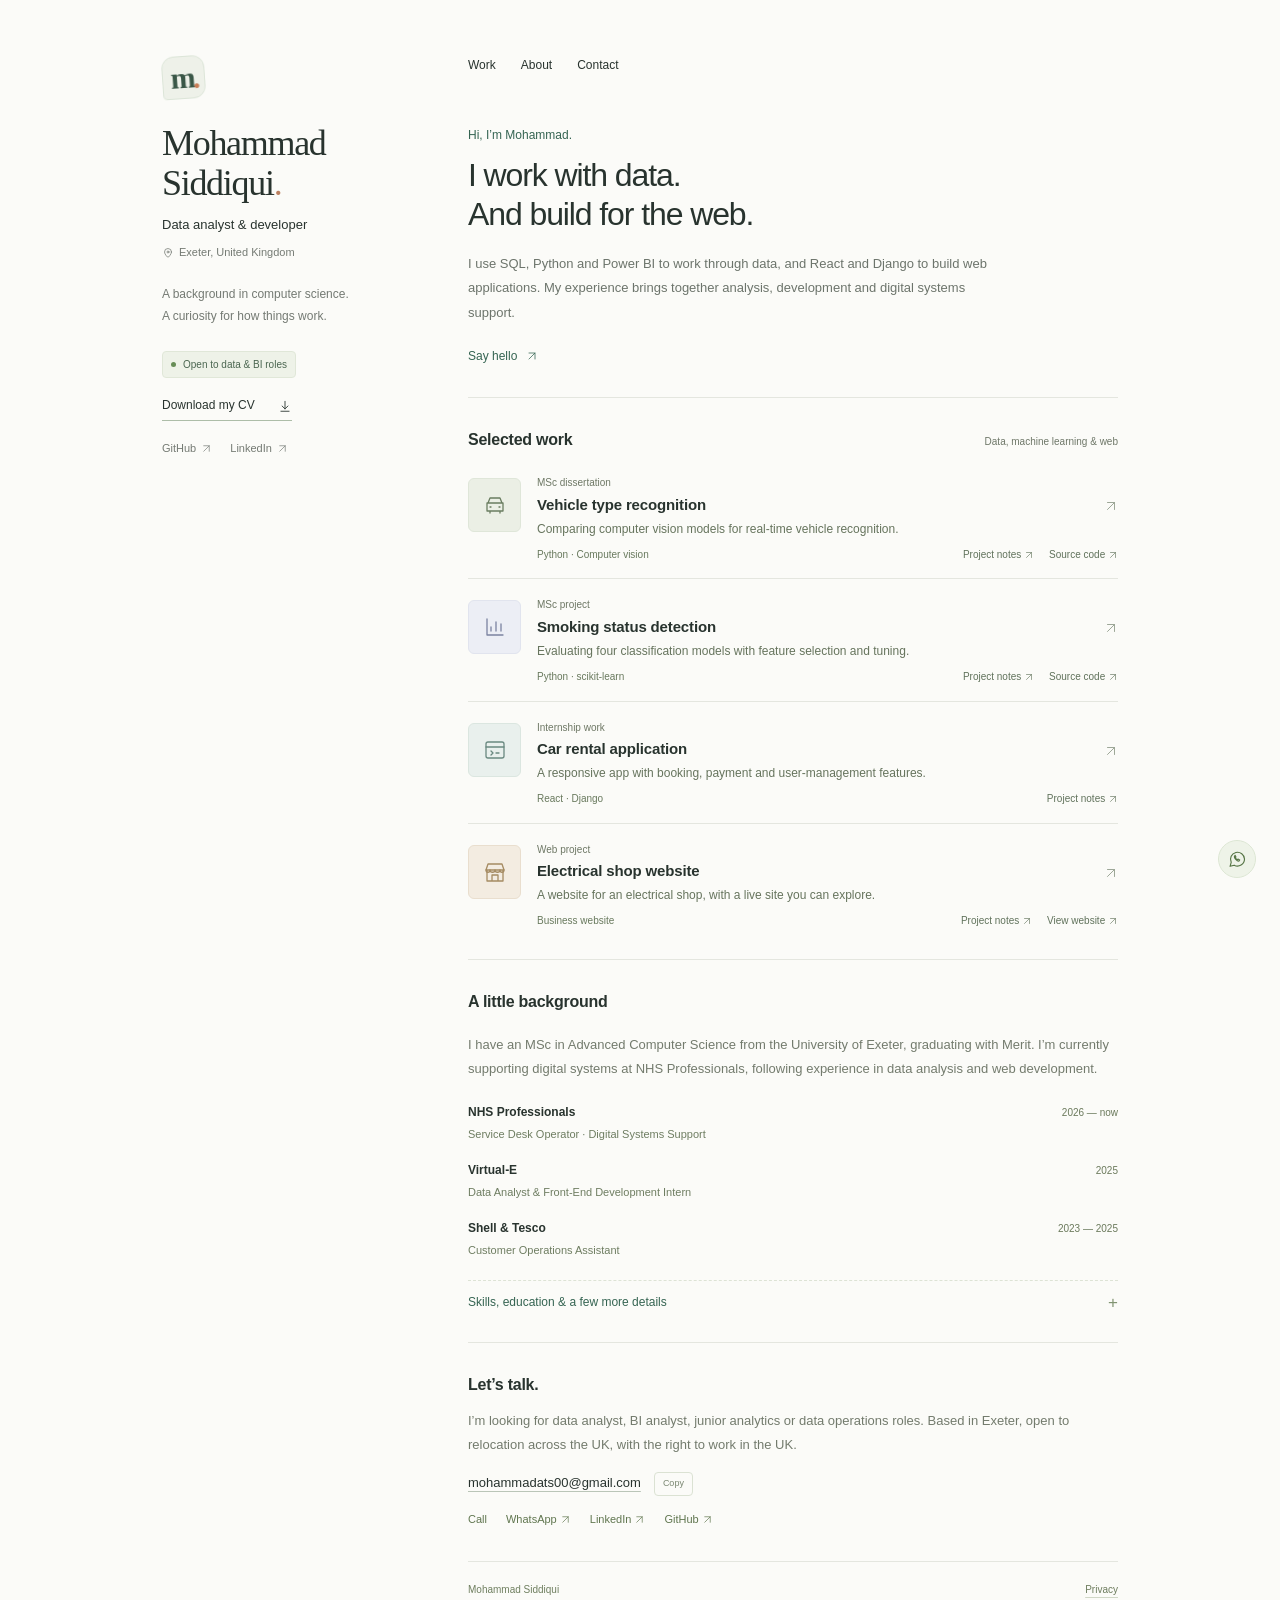
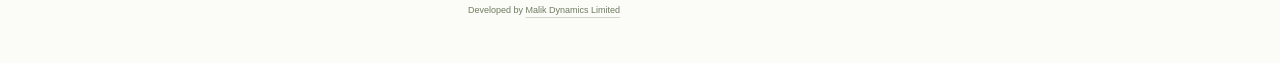
<file: index.html>
<!doctype html><html lang="en-GB"><head><meta charset="utf-8"><meta name="viewport" content="width=device-width,initial-scale=1"><meta name="theme-color" content="#fbfbf8"><meta name="description" content="I’m Mohammad, a data analyst and developer in Exeter. Selected projects, experience and CV. Open to data and BI roles across the UK."><meta property="og:title" content="Mohammad Siddiqui — Data analyst &amp; developer"><meta property="og:description" content="I’m Mohammad, a data analyst and developer in Exeter. Selected projects, experience and CV. Open to data and BI roles across the UK."><title>Mohammad Siddiqui — Data analyst &amp; developer</title><link rel="icon" href="assets/favicon.svg" type="image/svg+xml"><link rel="stylesheet" href="assets/style.css"><script src="assets/main.js" defer></script></head><body><a class="skip-link" href="#main">Skip to content</a><div class="site-layout"><aside class="profile" aria-label="About Mohammad"><a class="personal-mark" href="index.html" aria-label="Mohammad Siddiqui home">m<span>.</span></a><h1><a href="index.html">Mohammad<br class="name-break"> Siddiqui<span class="name-dot">.</span></a></h1><p class="profile-role">Data analyst & developer</p><p class="profile-location"><svg class="icon" viewBox="0 0 24 24" aria-hidden="true"><path d="M19 10c0 5-7 11-7 11S5 15 5 10a7 7 0 1 1 14 0Z"/><circle cx="12" cy="10" r="2"/></svg> Exeter, United Kingdom</p><p class="profile-note">A background in computer science.<br>A curiosity for how things work.</p><p class="availability"><span></span> Open to data & BI roles</p><a class="cv-link" href="assets/Mohammad-Siddiqui-CV.pdf" download>Download my CV <svg class="icon" viewBox="0 0 24 24" aria-hidden="true"><path d="M12 4v13m-5-5 5 5 5-5M5 21h14"/></svg></a><div class="profile-socials"><a href="https://github.com/Smat00" target="_blank" rel="noopener noreferrer">GitHub <svg class="icon" viewBox="0 0 24 24" aria-hidden="true"><path d="M6 18 18 6M6 6h12v12"/></svg></a><a href="https://www.linkedin.com/in/mohammadats" target="_blank" rel="noopener noreferrer">LinkedIn <svg class="icon" viewBox="0 0 24 24" aria-hidden="true"><path d="M6 18 18 6M6 6h12v12"/></svg></a></div></aside><div class="content"><nav class="navigation" aria-label="Main navigation"><a href="index.html#work">Work</a><a href="index.html#about">About</a><a href="index.html#contact">Contact</a></nav><main id="main"><section class="intro"><p class="hello">Hi, I’m Mohammad.</p><h2>I work with data.<br>And build for the web.</h2><p>I use SQL, Python and Power BI to work through data, and React and Django to build web applications. My experience brings together analysis, development and digital systems support.</p><a class="intro-contact" href="mailto:mohammadats00@gmail.com">Say hello <svg class="icon" viewBox="0 0 24 24" aria-hidden="true"><path d="M6 18 18 6M6 6h12v12"/></svg></a></section><section id="work" class="work section"><div class="section-heading"><h2>Selected work</h2><span>Data, machine learning & web</span></div><div class="project-list"><article class="project-row"><a class="project-main" href="projects/vehicle-recognition.html"><span class="project-icon tone-0"><svg viewBox="0 0 24 24" aria-hidden="true"><path d="m5 10 2-5h10l2 5M4 10h16v8H4zM7 18v2m10-2v2M7 14h1m8 0h1"/></svg></span><div class="project-copy"><span class="project-kind">MSc dissertation</span><h3>Vehicle type recognition</h3><p>Comparing computer vision models for real-time vehicle recognition.</p></div><span class="project-arrow"><svg class="icon" viewBox="0 0 24 24" aria-hidden="true"><path d="M6 18 18 6M6 6h12v12"/></svg></span></a><div class="project-meta"><span>Python · Computer vision</span><a href="projects/vehicle-recognition.html">Project notes <svg class="icon" viewBox="0 0 24 24" aria-hidden="true"><path d="M6 18 18 6M6 6h12v12"/></svg></a><a href="https://github.com/Smat00/Automated-Vehicle-Type-Recognition-System" target="_blank" rel="noopener noreferrer">Source code <svg class="icon" viewBox="0 0 24 24" aria-hidden="true"><path d="M6 18 18 6M6 6h12v12"/></svg></a></div></article><article class="project-row"><a class="project-main" href="projects/smoking-status.html"><span class="project-icon tone-1"><svg viewBox="0 0 24 24" aria-hidden="true"><path d="M4 20V4m0 16h16M8 16v-4m5 4V7m5 9v-7"/></svg></span><div class="project-copy"><span class="project-kind">MSc project</span><h3>Smoking status detection</h3><p>Evaluating four classification models with feature selection and tuning.</p></div><span class="project-arrow"><svg class="icon" viewBox="0 0 24 24" aria-hidden="true"><path d="M6 18 18 6M6 6h12v12"/></svg></span></a><div class="project-meta"><span>Python · scikit-learn</span><a href="projects/smoking-status.html">Project notes <svg class="icon" viewBox="0 0 24 24" aria-hidden="true"><path d="M6 18 18 6M6 6h12v12"/></svg></a><a href="https://github.com/Smat00/Smoking-Status-Detection" target="_blank" rel="noopener noreferrer">Source code <svg class="icon" viewBox="0 0 24 24" aria-hidden="true"><path d="M6 18 18 6M6 6h12v12"/></svg></a></div></article><article class="project-row"><a class="project-main" href="projects/car-rental.html"><span class="project-icon tone-2"><svg viewBox="0 0 24 24" aria-hidden="true"><rect x="3" y="4" width="18" height="16" rx="2"/><path d="M3 9h18m-13 4 2 2-2 2m5-2h3"/></svg></span><div class="project-copy"><span class="project-kind">Internship work</span><h3>Car rental application</h3><p>A responsive app with booking, payment and user-management features.</p></div><span class="project-arrow"><svg class="icon" viewBox="0 0 24 24" aria-hidden="true"><path d="M6 18 18 6M6 6h12v12"/></svg></span></a><div class="project-meta"><span>React · Django</span><a href="projects/car-rental.html">Project notes <svg class="icon" viewBox="0 0 24 24" aria-hidden="true"><path d="M6 18 18 6M6 6h12v12"/></svg></a></div></article><article class="project-row"><a class="project-main" href="projects/electrical-shop.html"><span class="project-icon tone-3"><svg viewBox="0 0 24 24" aria-hidden="true"><path d="M4 10h16v11H4zm-1 0 2-6h14l2 6M9 21v-6h6v6"/><path d="M3 10c0 3 4 3 4 0 0 3 5 3 5 0 0 3 5 3 5 0 0 3 4 3 4 0"/></svg></span><div class="project-copy"><span class="project-kind">Web project</span><h3>Electrical shop website</h3><p>A website for an electrical shop, with a live site you can explore.</p></div><span class="project-arrow"><svg class="icon" viewBox="0 0 24 24" aria-hidden="true"><path d="M6 18 18 6M6 6h12v12"/></svg></span></a><div class="project-meta"><span>Business website</span><a href="projects/electrical-shop.html">Project notes <svg class="icon" viewBox="0 0 24 24" aria-hidden="true"><path d="M6 18 18 6M6 6h12v12"/></svg></a><a href="https://maelectrical.co.in" target="_blank" rel="noopener noreferrer">View website <svg class="icon" viewBox="0 0 24 24" aria-hidden="true"><path d="M6 18 18 6M6 6h12v12"/></svg></a></div></article></div></section><section id="about" class="section about"><div class="section-heading"><h2>A little background</h2></div><p>I have an MSc in Advanced Computer Science from the University of Exeter, graduating with Merit. I’m currently supporting digital systems at NHS Professionals, following experience in data analysis and web development.</p><div class="experience"><article><div><h3>NHS Professionals</h3><p>Service Desk Operator · Digital Systems Support</p></div><time>2026 — now</time></article><article><div><h3>Virtual-E</h3><p>Data Analyst & Front-End Development Intern</p></div><time>2025</time></article><article><div><h3>Shell & Tesco</h3><p>Customer Operations Assistant</p></div><time>2023 — 2025</time></article></div><details class="background-details"><summary>Skills, education & a few more details <span class="details-plus" aria-hidden="true">+</span></summary><div class="background-more"><h3>Tools I work with</h3><dl class="skills"><div><dt>Data & BI</dt><dd>SQL, Python, Pandas, NumPy, Power BI, Excel</dd></div><div><dt>Development</dt><dd>React, Django, REST APIs, JavaScript, TypeScript, HTML, CSS, Git, Docker</dd></div><div><dt>Machine learning</dt><dd>scikit-learn, TensorFlow, NLP, computer vision, model evaluation</dd></div><div><dt>Databases</dt><dd>MySQL, PostgreSQL, SQLite</dd></div></dl><h3>Education</h3><p><strong>MSc Advanced Computer Science · Merit</strong><br>University of Exeter · 2023–2024</p><p><strong>B.E. Information Technology · 8.45 CGPA</strong><br>Saboo Siddik College of Engineering · 2019–2023</p><h3>Certifications & learning</h3><ul><li>AWS Cloud Foundations · 2023</li><li>AWS Cloud Computing Semester 1 · 2023</li><li>British Airways Data Science Virtual Experience Program · 2025</li></ul><h3>Published work</h3><p><strong>Online Exam Proctoring System</strong> · IJARSCT, 2023<br>An AI-based examination monitoring system using Python, OpenCV, YOLO and Django.</p><a class="subtle-link" href="assets/Mohammad-Siddiqui-CV.pdf" download>Full experience and achievements in my CV <svg class="icon" viewBox="0 0 24 24" aria-hidden="true"><path d="M12 4v13m-5-5 5 5 5-5M5 21h14"/></svg></a></div></details></section><section id="contact" class="section contact"><div class="section-heading"><h2>Let’s talk.</h2></div><p>I’m looking for data analyst, BI analyst, junior analytics or data operations roles. Based in Exeter, open to relocation across the UK, with the right to work in the UK.</p><div class="contact-email"><a href="mailto:mohammadats00@gmail.com">mohammadats00@gmail.com</a><button type="button" class="copy-button" data-copy-email hidden aria-label="Copy email address">Copy</button></div><p class="copy-status" id="copy-status" role="status"></p><div class="contact-links"><a href="tel:+447767199817">Call</a><a href="https://wa.me/447767199817" target="_blank" rel="noopener noreferrer">WhatsApp <svg class="icon" viewBox="0 0 24 24" aria-hidden="true"><path d="M6 18 18 6M6 6h12v12"/></svg></a><a href="https://www.linkedin.com/in/mohammadats" target="_blank" rel="noopener noreferrer">LinkedIn <svg class="icon" viewBox="0 0 24 24" aria-hidden="true"><path d="M6 18 18 6M6 6h12v12"/></svg></a><a href="https://github.com/Smat00" target="_blank" rel="noopener noreferrer">GitHub <svg class="icon" viewBox="0 0 24 24" aria-hidden="true"><path d="M6 18 18 6M6 6h12v12"/></svg></a></div></section></main><footer><span>Mohammad Siddiqui</span><a href="privacy.html">Privacy</a><p>Developed by <a href="https://www.malikdynamics.co.uk" target="_blank" rel="noopener noreferrer">Malik Dynamics Limited</a></p></footer></div></div><a class="whatsapp" href="https://wa.me/447767199817?text=Hello%20Mohammad%2C%20I%20saw%20your%20portfolio%20and%20would%20like%20to%20connect." target="_blank" rel="noopener noreferrer" aria-label="Chat on WhatsApp" title="Chat on WhatsApp"><svg viewBox="0 0 24 24" aria-hidden="true"><path d="M20 11.5a8 8 0 0 1-11.8 7l-4.7 1.3 1.3-4.6A8 8 0 1 1 20 11.5Z"/><path d="M9 7.5c-2 2 2.5 6.5 4.5 6.5l1-1.5-2-1-.7.7c-1.1-.5-1.8-1.2-2.3-2.3l.7-.7-1-2Z"/></svg></a></body></html>
</file>
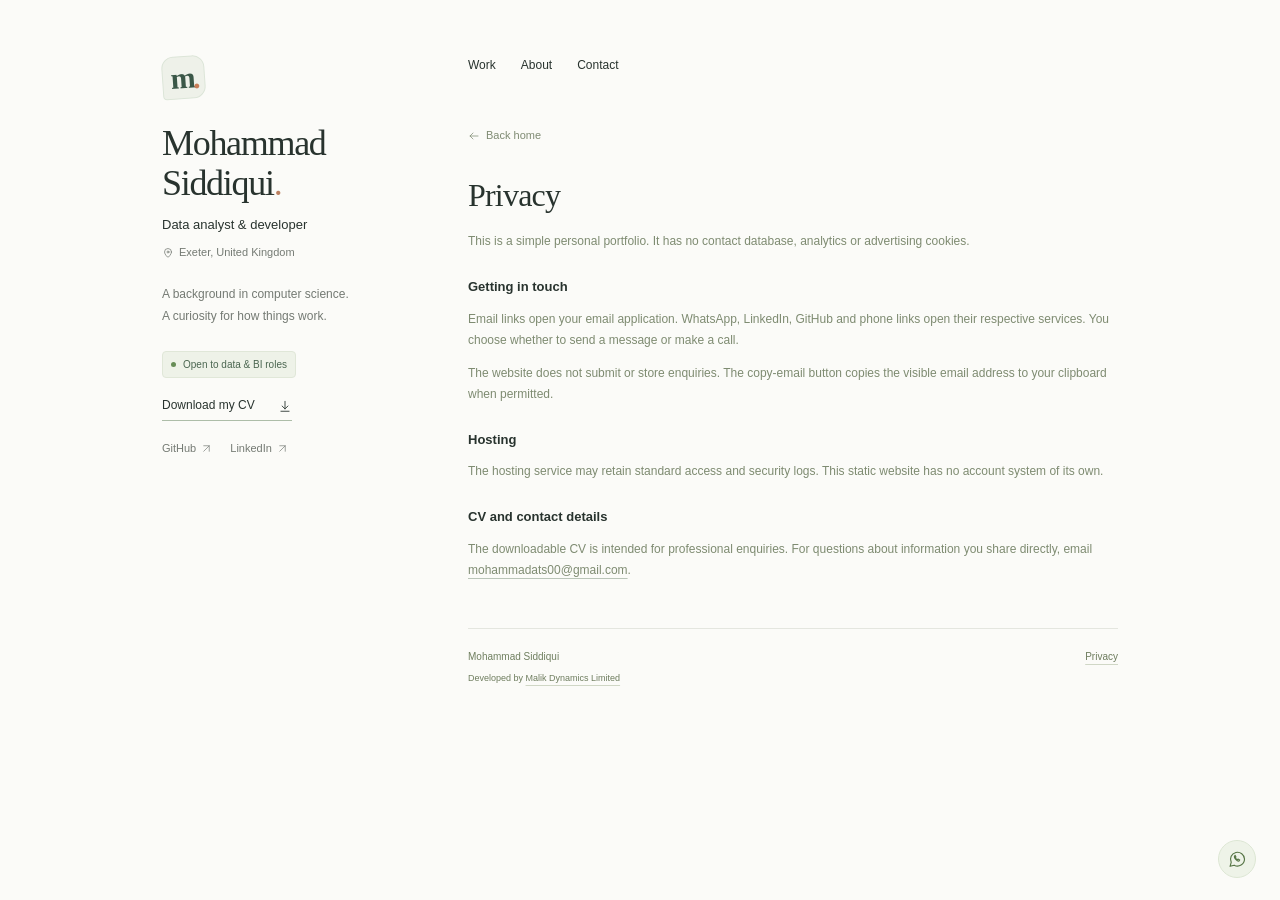
<file: privacy.html>
<!doctype html><html lang="en-GB"><head><meta charset="utf-8"><meta name="viewport" content="width=device-width,initial-scale=1"><meta name="theme-color" content="#fbfbf8"><meta name="description" content="Privacy information for Mohammad Siddiqui’s personal portfolio."><meta property="og:title" content="Privacy — Mohammad Siddiqui"><meta property="og:description" content="Privacy information for Mohammad Siddiqui’s personal portfolio."><title>Privacy — Mohammad Siddiqui</title><link rel="icon" href="assets/favicon.svg" type="image/svg+xml"><link rel="stylesheet" href="assets/style.css"><script src="assets/main.js" defer></script></head><body><a class="skip-link" href="#main">Skip to content</a><div class="site-layout"><aside class="profile" aria-label="About Mohammad"><a class="personal-mark" href="index.html" aria-label="Mohammad Siddiqui home">m<span>.</span></a><h1><a href="index.html">Mohammad<br class="name-break"> Siddiqui<span class="name-dot">.</span></a></h1><p class="profile-role">Data analyst & developer</p><p class="profile-location"><svg class="icon" viewBox="0 0 24 24" aria-hidden="true"><path d="M19 10c0 5-7 11-7 11S5 15 5 10a7 7 0 1 1 14 0Z"/><circle cx="12" cy="10" r="2"/></svg> Exeter, United Kingdom</p><p class="profile-note">A background in computer science.<br>A curiosity for how things work.</p><p class="availability"><span></span> Open to data & BI roles</p><a class="cv-link" href="assets/Mohammad-Siddiqui-CV.pdf" download>Download my CV <svg class="icon" viewBox="0 0 24 24" aria-hidden="true"><path d="M12 4v13m-5-5 5 5 5-5M5 21h14"/></svg></a><div class="profile-socials"><a href="https://github.com/Smat00" target="_blank" rel="noopener noreferrer">GitHub <svg class="icon" viewBox="0 0 24 24" aria-hidden="true"><path d="M6 18 18 6M6 6h12v12"/></svg></a><a href="https://www.linkedin.com/in/mohammadats" target="_blank" rel="noopener noreferrer">LinkedIn <svg class="icon" viewBox="0 0 24 24" aria-hidden="true"><path d="M6 18 18 6M6 6h12v12"/></svg></a></div></aside><div class="content"><nav class="navigation" aria-label="Main navigation"><a href="index.html#work">Work</a><a href="index.html#about">About</a><a href="index.html#contact">Contact</a></nav><main id="main" class="text-page"><a class="back-link" href="index.html"><svg class="icon" viewBox="0 0 24 24" aria-hidden="true"><path d="M20 12H4m6-6-6 6 6 6"/></svg> Back home</a><h2>Privacy</h2><p>This is a simple personal portfolio. It has no contact database, analytics or advertising cookies.</p><h3>Getting in touch</h3><p>Email links open your email application. WhatsApp, LinkedIn, GitHub and phone links open their respective services. You choose whether to send a message or make a call.</p><p>The website does not submit or store enquiries. The copy-email button copies the visible email address to your clipboard when permitted.</p><h3>Hosting</h3><p>The hosting service may retain standard access and security logs. This static website has no account system of its own.</p><h3>CV and contact details</h3><p>The downloadable CV is intended for professional enquiries. For questions about information you share directly, email <a href="mailto:mohammadats00@gmail.com">mohammadats00@gmail.com</a>.</p></main><footer><span>Mohammad Siddiqui</span><a href="privacy.html">Privacy</a><p>Developed by <a href="https://www.malikdynamics.co.uk" target="_blank" rel="noopener noreferrer">Malik Dynamics Limited</a></p></footer></div></div><a class="whatsapp" href="https://wa.me/447767199817?text=Hello%20Mohammad%2C%20I%20saw%20your%20portfolio%20and%20would%20like%20to%20connect." target="_blank" rel="noopener noreferrer" aria-label="Chat on WhatsApp" title="Chat on WhatsApp"><svg viewBox="0 0 24 24" aria-hidden="true"><path d="M20 11.5a8 8 0 0 1-11.8 7l-4.7 1.3 1.3-4.6A8 8 0 1 1 20 11.5Z"/><path d="M9 7.5c-2 2 2.5 6.5 4.5 6.5l1-1.5-2-1-.7.7c-1.1-.5-1.8-1.2-2.3-2.3l.7-.7-1-2Z"/></svg></a></body></html>
</file>
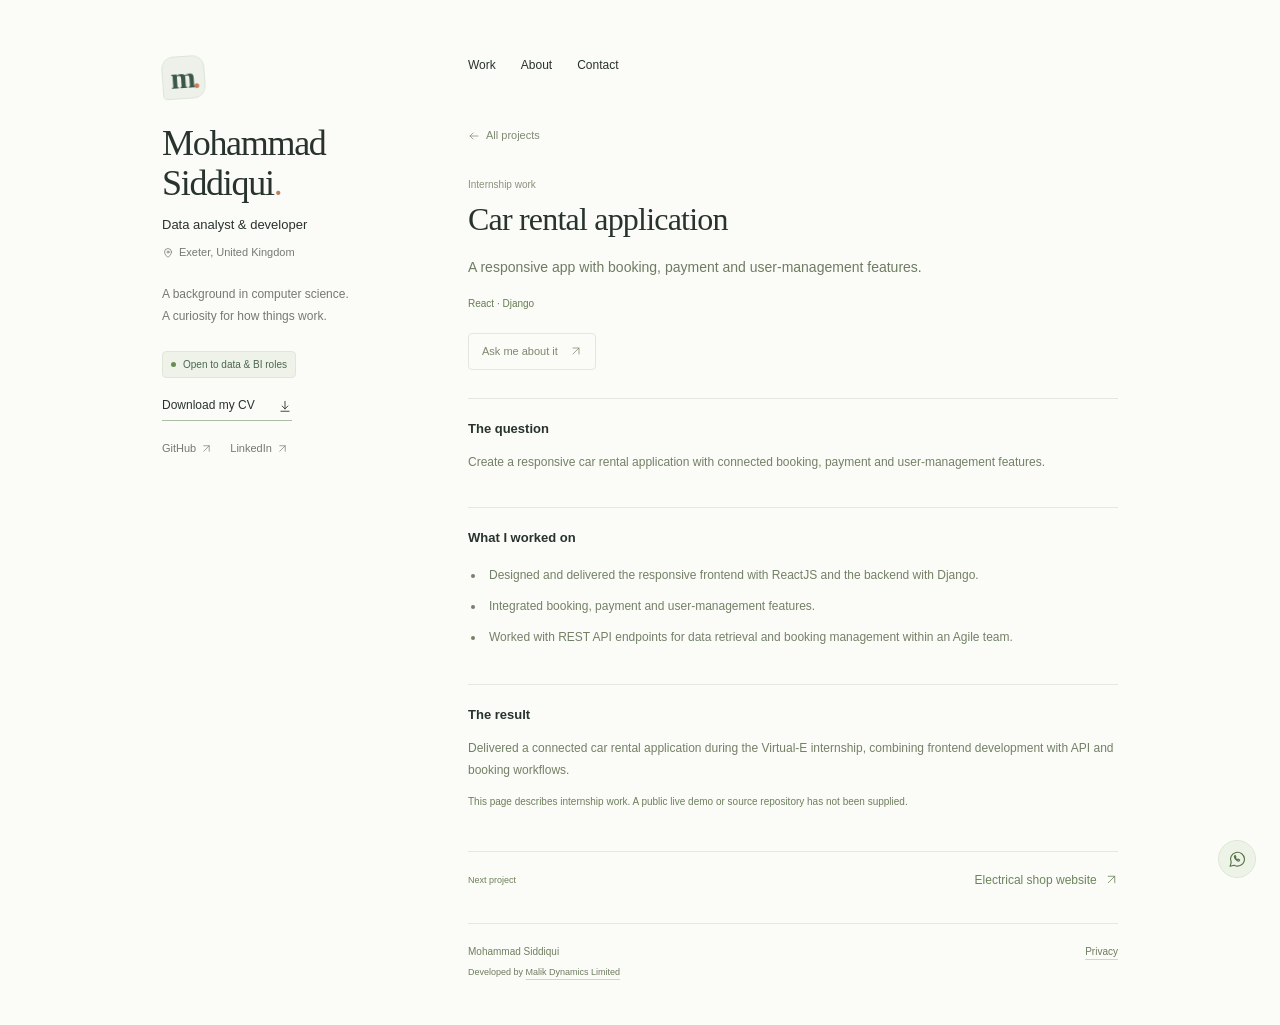
<file: projects/car-rental.html>
<!doctype html><html lang="en-GB"><head><meta charset="utf-8"><meta name="viewport" content="width=device-width,initial-scale=1"><meta name="theme-color" content="#fbfbf8"><meta name="description" content="A responsive app with booking, payment and user-management features."><meta property="og:title" content="Car rental application — Mohammad Siddiqui"><meta property="og:description" content="A responsive app with booking, payment and user-management features."><title>Car rental application — Mohammad Siddiqui</title><link rel="icon" href="../assets/favicon.svg" type="image/svg+xml"><link rel="stylesheet" href="../assets/style.css"><script src="../assets/main.js" defer></script></head><body><a class="skip-link" href="#main">Skip to content</a><div class="site-layout"><aside class="profile" aria-label="About Mohammad"><a class="personal-mark" href="../index.html" aria-label="Mohammad Siddiqui home">m<span>.</span></a><h1><a href="../index.html">Mohammad<br class="name-break"> Siddiqui<span class="name-dot">.</span></a></h1><p class="profile-role">Data analyst & developer</p><p class="profile-location"><svg class="icon" viewBox="0 0 24 24" aria-hidden="true"><path d="M19 10c0 5-7 11-7 11S5 15 5 10a7 7 0 1 1 14 0Z"/><circle cx="12" cy="10" r="2"/></svg> Exeter, United Kingdom</p><p class="profile-note">A background in computer science.<br>A curiosity for how things work.</p><p class="availability"><span></span> Open to data & BI roles</p><a class="cv-link" href="../assets/Mohammad-Siddiqui-CV.pdf" download>Download my CV <svg class="icon" viewBox="0 0 24 24" aria-hidden="true"><path d="M12 4v13m-5-5 5 5 5-5M5 21h14"/></svg></a><div class="profile-socials"><a href="https://github.com/Smat00" target="_blank" rel="noopener noreferrer">GitHub <svg class="icon" viewBox="0 0 24 24" aria-hidden="true"><path d="M6 18 18 6M6 6h12v12"/></svg></a><a href="https://www.linkedin.com/in/mohammadats" target="_blank" rel="noopener noreferrer">LinkedIn <svg class="icon" viewBox="0 0 24 24" aria-hidden="true"><path d="M6 18 18 6M6 6h12v12"/></svg></a></div></aside><div class="content"><nav class="navigation" aria-label="Main navigation"><a href="../index.html#work">Work</a><a href="../index.html#about">About</a><a href="../index.html#contact">Contact</a></nav><main id="main" class="project-page"><a class="back-link" href="../index.html#work"><svg class="icon" viewBox="0 0 24 24" aria-hidden="true"><path d="M20 12H4m6-6-6 6 6 6"/></svg> All projects</a><p class="project-page-label">Internship work</p><h2>Car rental application</h2><p class="project-lead">A responsive app with booking, payment and user-management features.</p><p class="project-stack">React · Django</p><div class="project-actions"><a class="project-button plain" href="mailto:mohammadats00@gmail.com?subject=Car%20rental%20application">Ask me about it <svg class="icon" viewBox="0 0 24 24" aria-hidden="true"><path d="M6 18 18 6M6 6h12v12"/></svg></a></div><section class="project-section"><h3>The question</h3><p>Create a responsive car rental application with connected booking, payment and user-management features.</p></section><section class="project-section"><h3>What I worked on</h3><ul><li>Designed and delivered the responsive frontend with ReactJS and the backend with Django.</li><li>Integrated booking, payment and user-management features.</li><li>Worked with REST API endpoints for data retrieval and booking management within an Agile team.</li></ul></section><section class="project-section"><h3>The result</h3><p>Delivered a connected car rental application during the Virtual-E internship, combining frontend development with API and booking workflows.</p><p class="project-note">This page describes internship work. A public live demo or source repository has not been supplied.</p></section><a class="next-project" href="electrical-shop.html"><span>Next project</span><strong>Electrical shop website <svg class="icon" viewBox="0 0 24 24" aria-hidden="true"><path d="M6 18 18 6M6 6h12v12"/></svg></strong></a></main><footer><span>Mohammad Siddiqui</span><a href="../privacy.html">Privacy</a><p>Developed by <a href="https://www.malikdynamics.co.uk" target="_blank" rel="noopener noreferrer">Malik Dynamics Limited</a></p></footer></div></div><a class="whatsapp" href="https://wa.me/447767199817?text=Hello%20Mohammad%2C%20I%20saw%20your%20portfolio%20and%20would%20like%20to%20connect." target="_blank" rel="noopener noreferrer" aria-label="Chat on WhatsApp" title="Chat on WhatsApp"><svg viewBox="0 0 24 24" aria-hidden="true"><path d="M20 11.5a8 8 0 0 1-11.8 7l-4.7 1.3 1.3-4.6A8 8 0 1 1 20 11.5Z"/><path d="M9 7.5c-2 2 2.5 6.5 4.5 6.5l1-1.5-2-1-.7.7c-1.1-.5-1.8-1.2-2.3-2.3l.7-.7-1-2Z"/></svg></a></body></html>
</file>
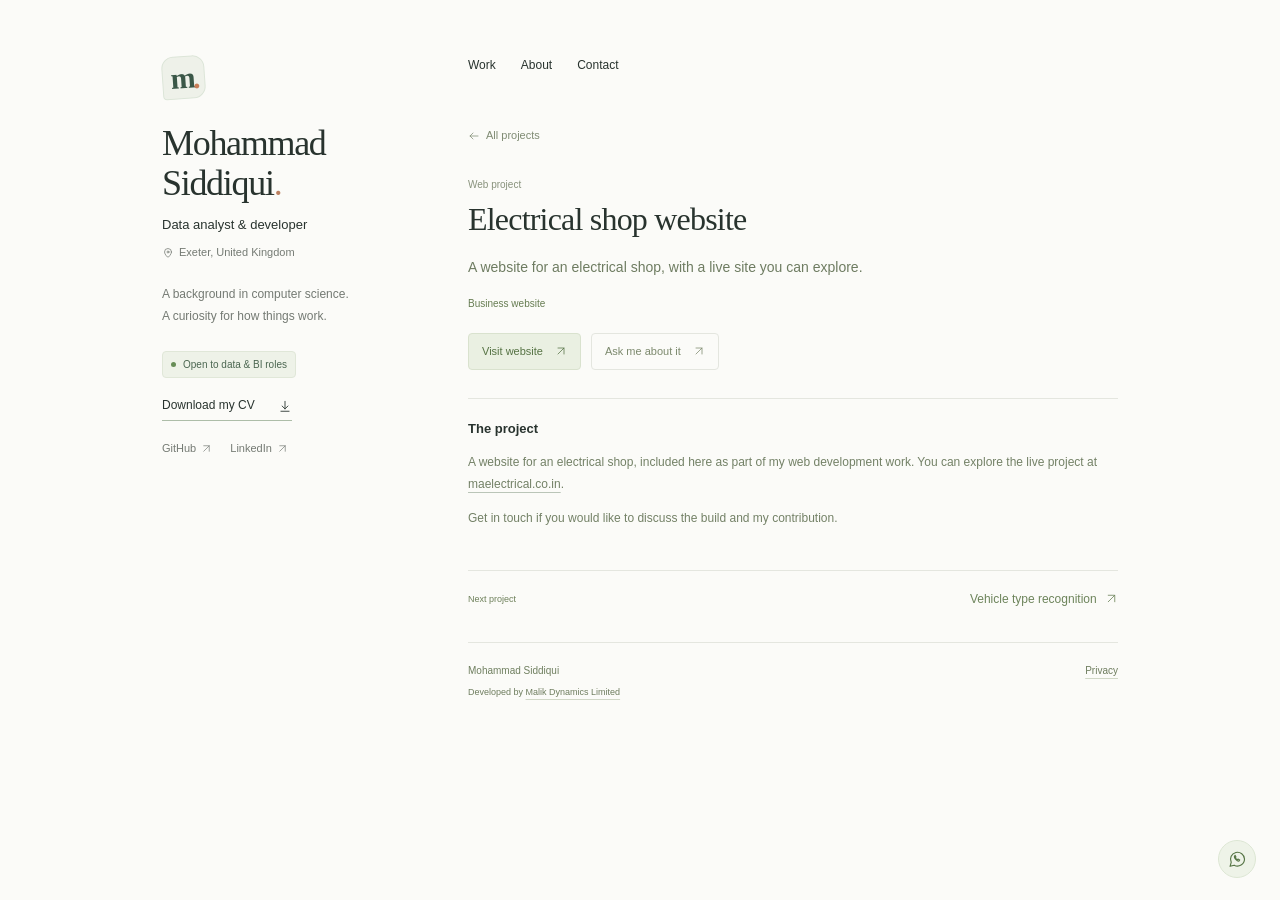
<file: projects/electrical-shop.html>
<!doctype html><html lang="en-GB"><head><meta charset="utf-8"><meta name="viewport" content="width=device-width,initial-scale=1"><meta name="theme-color" content="#fbfbf8"><meta name="description" content="A website for an electrical shop, with a live site you can explore."><meta property="og:title" content="Electrical shop website — Mohammad Siddiqui"><meta property="og:description" content="A website for an electrical shop, with a live site you can explore."><title>Electrical shop website — Mohammad Siddiqui</title><link rel="icon" href="../assets/favicon.svg" type="image/svg+xml"><link rel="stylesheet" href="../assets/style.css"><script src="../assets/main.js" defer></script></head><body><a class="skip-link" href="#main">Skip to content</a><div class="site-layout"><aside class="profile" aria-label="About Mohammad"><a class="personal-mark" href="../index.html" aria-label="Mohammad Siddiqui home">m<span>.</span></a><h1><a href="../index.html">Mohammad<br class="name-break"> Siddiqui<span class="name-dot">.</span></a></h1><p class="profile-role">Data analyst & developer</p><p class="profile-location"><svg class="icon" viewBox="0 0 24 24" aria-hidden="true"><path d="M19 10c0 5-7 11-7 11S5 15 5 10a7 7 0 1 1 14 0Z"/><circle cx="12" cy="10" r="2"/></svg> Exeter, United Kingdom</p><p class="profile-note">A background in computer science.<br>A curiosity for how things work.</p><p class="availability"><span></span> Open to data & BI roles</p><a class="cv-link" href="../assets/Mohammad-Siddiqui-CV.pdf" download>Download my CV <svg class="icon" viewBox="0 0 24 24" aria-hidden="true"><path d="M12 4v13m-5-5 5 5 5-5M5 21h14"/></svg></a><div class="profile-socials"><a href="https://github.com/Smat00" target="_blank" rel="noopener noreferrer">GitHub <svg class="icon" viewBox="0 0 24 24" aria-hidden="true"><path d="M6 18 18 6M6 6h12v12"/></svg></a><a href="https://www.linkedin.com/in/mohammadats" target="_blank" rel="noopener noreferrer">LinkedIn <svg class="icon" viewBox="0 0 24 24" aria-hidden="true"><path d="M6 18 18 6M6 6h12v12"/></svg></a></div></aside><div class="content"><nav class="navigation" aria-label="Main navigation"><a href="../index.html#work">Work</a><a href="../index.html#about">About</a><a href="../index.html#contact">Contact</a></nav><main id="main" class="project-page"><a class="back-link" href="../index.html#work"><svg class="icon" viewBox="0 0 24 24" aria-hidden="true"><path d="M20 12H4m6-6-6 6 6 6"/></svg> All projects</a><p class="project-page-label">Web project</p><h2>Electrical shop website</h2><p class="project-lead">A website for an electrical shop, with a live site you can explore.</p><p class="project-stack">Business website</p><div class="project-actions"><a class="project-button" href="https://maelectrical.co.in" target="_blank" rel="noopener noreferrer">Visit website <svg class="icon" viewBox="0 0 24 24" aria-hidden="true"><path d="M6 18 18 6M6 6h12v12"/></svg></a><a class="project-button plain" href="mailto:mohammadats00@gmail.com?subject=Electrical%20shop%20website">Ask me about it <svg class="icon" viewBox="0 0 24 24" aria-hidden="true"><path d="M6 18 18 6M6 6h12v12"/></svg></a></div><section class="project-section"><h3>The project</h3><p>A website for an electrical shop, included here as part of my web development work. You can explore the live project at <a href="https://maelectrical.co.in" target="_blank" rel="noopener noreferrer">maelectrical.co.in</a>.</p><p>Get in touch if you would like to discuss the build and my contribution.</p></section><a class="next-project" href="vehicle-recognition.html"><span>Next project</span><strong>Vehicle type recognition <svg class="icon" viewBox="0 0 24 24" aria-hidden="true"><path d="M6 18 18 6M6 6h12v12"/></svg></strong></a></main><footer><span>Mohammad Siddiqui</span><a href="../privacy.html">Privacy</a><p>Developed by <a href="https://www.malikdynamics.co.uk" target="_blank" rel="noopener noreferrer">Malik Dynamics Limited</a></p></footer></div></div><a class="whatsapp" href="https://wa.me/447767199817?text=Hello%20Mohammad%2C%20I%20saw%20your%20portfolio%20and%20would%20like%20to%20connect." target="_blank" rel="noopener noreferrer" aria-label="Chat on WhatsApp" title="Chat on WhatsApp"><svg viewBox="0 0 24 24" aria-hidden="true"><path d="M20 11.5a8 8 0 0 1-11.8 7l-4.7 1.3 1.3-4.6A8 8 0 1 1 20 11.5Z"/><path d="M9 7.5c-2 2 2.5 6.5 4.5 6.5l1-1.5-2-1-.7.7c-1.1-.5-1.8-1.2-2.3-2.3l.7-.7-1-2Z"/></svg></a></body></html>
</file>
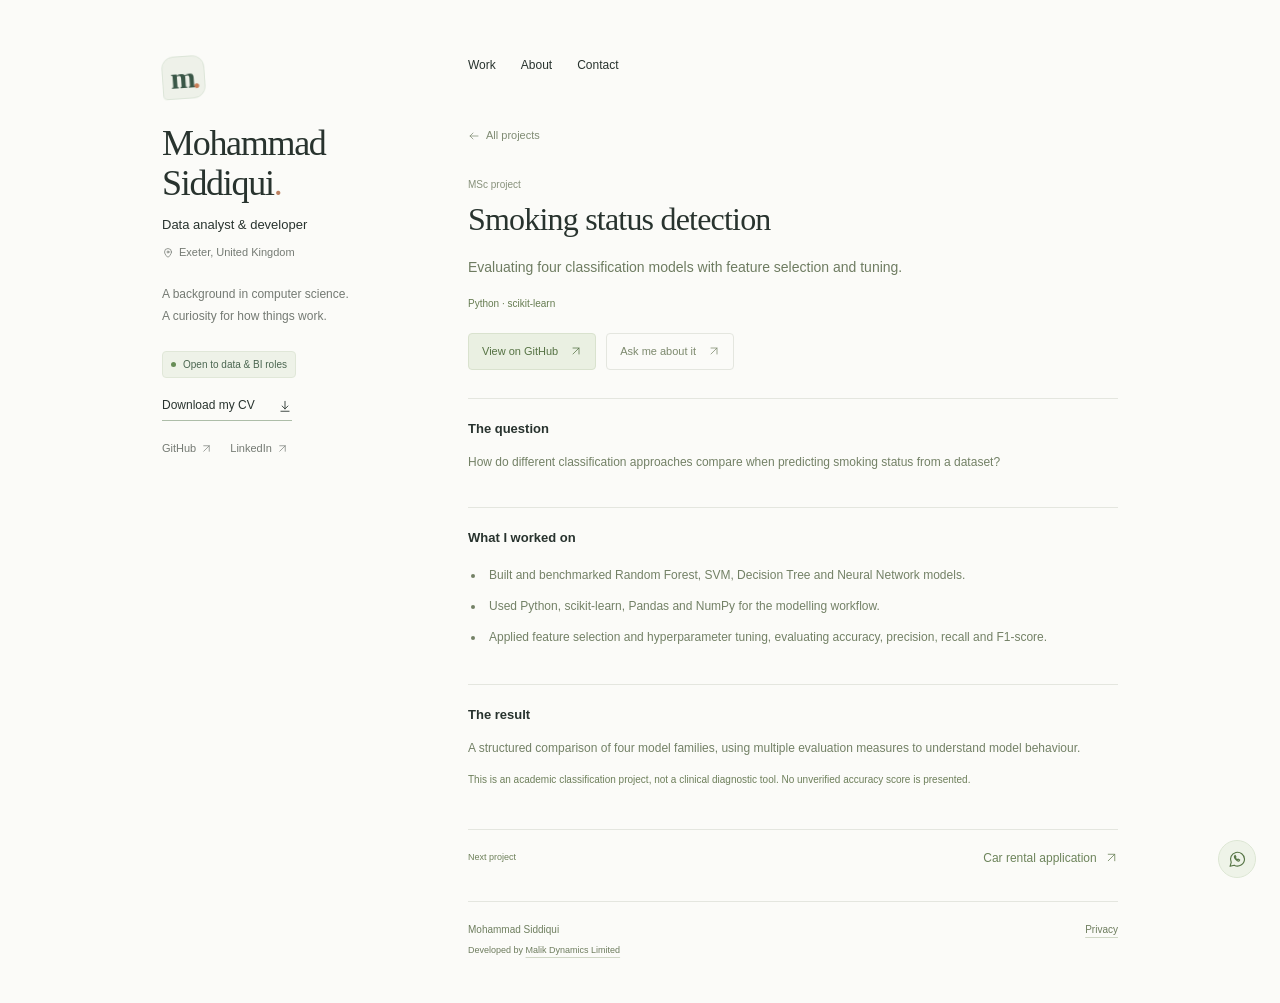
<file: projects/smoking-status.html>
<!doctype html><html lang="en-GB"><head><meta charset="utf-8"><meta name="viewport" content="width=device-width,initial-scale=1"><meta name="theme-color" content="#fbfbf8"><meta name="description" content="Evaluating four classification models with feature selection and tuning."><meta property="og:title" content="Smoking status detection — Mohammad Siddiqui"><meta property="og:description" content="Evaluating four classification models with feature selection and tuning."><title>Smoking status detection — Mohammad Siddiqui</title><link rel="icon" href="../assets/favicon.svg" type="image/svg+xml"><link rel="stylesheet" href="../assets/style.css"><script src="../assets/main.js" defer></script></head><body><a class="skip-link" href="#main">Skip to content</a><div class="site-layout"><aside class="profile" aria-label="About Mohammad"><a class="personal-mark" href="../index.html" aria-label="Mohammad Siddiqui home">m<span>.</span></a><h1><a href="../index.html">Mohammad<br class="name-break"> Siddiqui<span class="name-dot">.</span></a></h1><p class="profile-role">Data analyst & developer</p><p class="profile-location"><svg class="icon" viewBox="0 0 24 24" aria-hidden="true"><path d="M19 10c0 5-7 11-7 11S5 15 5 10a7 7 0 1 1 14 0Z"/><circle cx="12" cy="10" r="2"/></svg> Exeter, United Kingdom</p><p class="profile-note">A background in computer science.<br>A curiosity for how things work.</p><p class="availability"><span></span> Open to data & BI roles</p><a class="cv-link" href="../assets/Mohammad-Siddiqui-CV.pdf" download>Download my CV <svg class="icon" viewBox="0 0 24 24" aria-hidden="true"><path d="M12 4v13m-5-5 5 5 5-5M5 21h14"/></svg></a><div class="profile-socials"><a href="https://github.com/Smat00" target="_blank" rel="noopener noreferrer">GitHub <svg class="icon" viewBox="0 0 24 24" aria-hidden="true"><path d="M6 18 18 6M6 6h12v12"/></svg></a><a href="https://www.linkedin.com/in/mohammadats" target="_blank" rel="noopener noreferrer">LinkedIn <svg class="icon" viewBox="0 0 24 24" aria-hidden="true"><path d="M6 18 18 6M6 6h12v12"/></svg></a></div></aside><div class="content"><nav class="navigation" aria-label="Main navigation"><a href="../index.html#work">Work</a><a href="../index.html#about">About</a><a href="../index.html#contact">Contact</a></nav><main id="main" class="project-page"><a class="back-link" href="../index.html#work"><svg class="icon" viewBox="0 0 24 24" aria-hidden="true"><path d="M20 12H4m6-6-6 6 6 6"/></svg> All projects</a><p class="project-page-label">MSc project</p><h2>Smoking status detection</h2><p class="project-lead">Evaluating four classification models with feature selection and tuning.</p><p class="project-stack">Python · scikit-learn</p><div class="project-actions"><a class="project-button" href="https://github.com/Smat00/Smoking-Status-Detection" target="_blank" rel="noopener noreferrer">View on GitHub <svg class="icon" viewBox="0 0 24 24" aria-hidden="true"><path d="M6 18 18 6M6 6h12v12"/></svg></a><a class="project-button plain" href="mailto:mohammadats00@gmail.com?subject=Smoking%20status%20detection">Ask me about it <svg class="icon" viewBox="0 0 24 24" aria-hidden="true"><path d="M6 18 18 6M6 6h12v12"/></svg></a></div><section class="project-section"><h3>The question</h3><p>How do different classification approaches compare when predicting smoking status from a dataset?</p></section><section class="project-section"><h3>What I worked on</h3><ul><li>Built and benchmarked Random Forest, SVM, Decision Tree and Neural Network models.</li><li>Used Python, scikit-learn, Pandas and NumPy for the modelling workflow.</li><li>Applied feature selection and hyperparameter tuning, evaluating accuracy, precision, recall and F1-score.</li></ul></section><section class="project-section"><h3>The result</h3><p>A structured comparison of four model families, using multiple evaluation measures to understand model behaviour.</p><p class="project-note">This is an academic classification project, not a clinical diagnostic tool. No unverified accuracy score is presented.</p></section><a class="next-project" href="car-rental.html"><span>Next project</span><strong>Car rental application <svg class="icon" viewBox="0 0 24 24" aria-hidden="true"><path d="M6 18 18 6M6 6h12v12"/></svg></strong></a></main><footer><span>Mohammad Siddiqui</span><a href="../privacy.html">Privacy</a><p>Developed by <a href="https://www.malikdynamics.co.uk" target="_blank" rel="noopener noreferrer">Malik Dynamics Limited</a></p></footer></div></div><a class="whatsapp" href="https://wa.me/447767199817?text=Hello%20Mohammad%2C%20I%20saw%20your%20portfolio%20and%20would%20like%20to%20connect." target="_blank" rel="noopener noreferrer" aria-label="Chat on WhatsApp" title="Chat on WhatsApp"><svg viewBox="0 0 24 24" aria-hidden="true"><path d="M20 11.5a8 8 0 0 1-11.8 7l-4.7 1.3 1.3-4.6A8 8 0 1 1 20 11.5Z"/><path d="M9 7.5c-2 2 2.5 6.5 4.5 6.5l1-1.5-2-1-.7.7c-1.1-.5-1.8-1.2-2.3-2.3l.7-.7-1-2Z"/></svg></a></body></html>
</file>
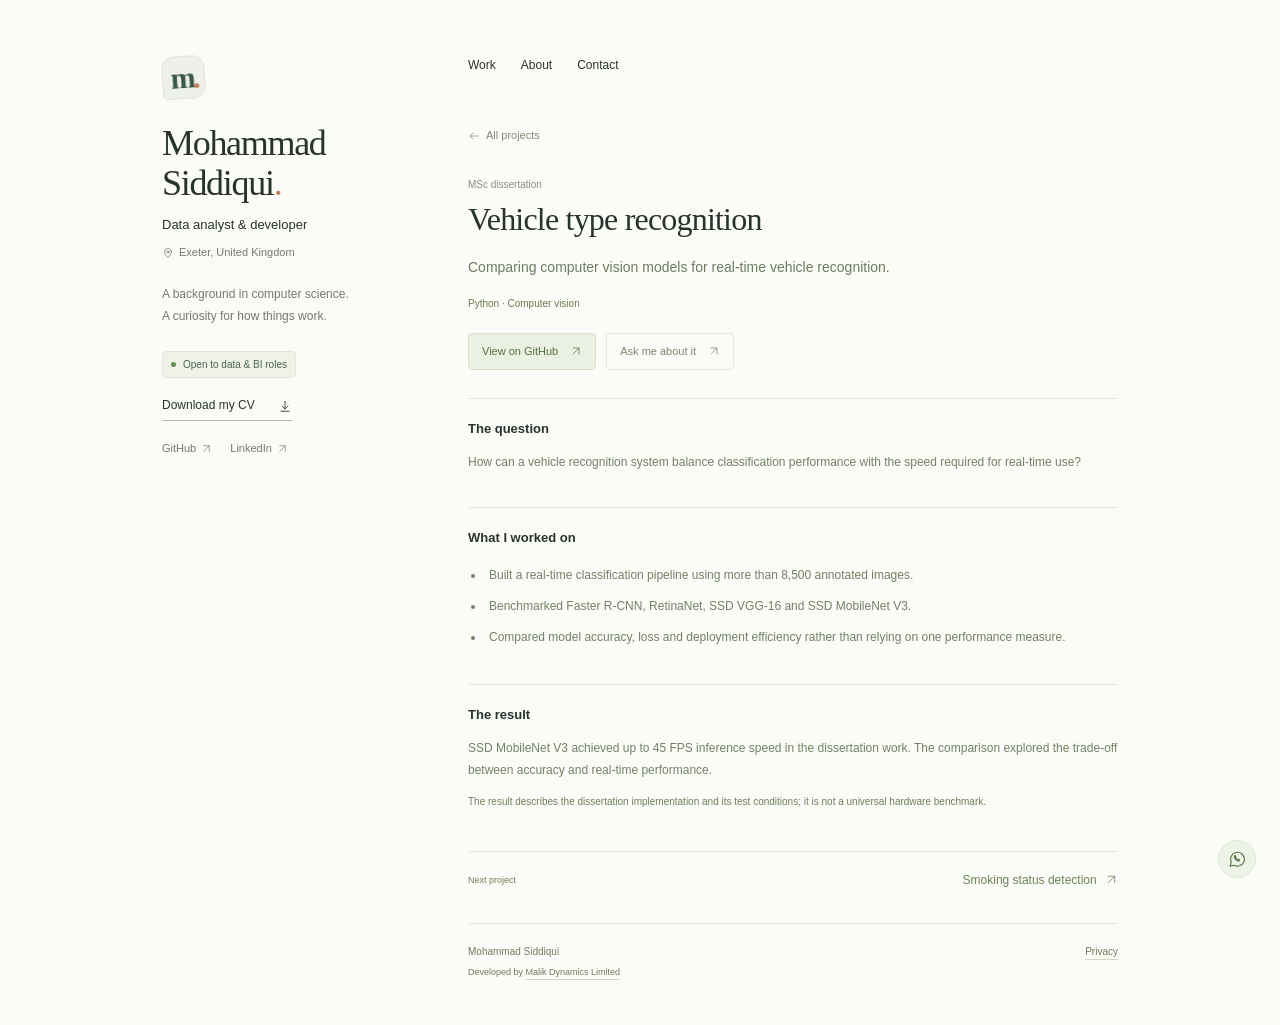
<file: projects/vehicle-recognition.html>
<!doctype html><html lang="en-GB"><head><meta charset="utf-8"><meta name="viewport" content="width=device-width,initial-scale=1"><meta name="theme-color" content="#fbfbf8"><meta name="description" content="Comparing computer vision models for real-time vehicle recognition."><meta property="og:title" content="Vehicle type recognition — Mohammad Siddiqui"><meta property="og:description" content="Comparing computer vision models for real-time vehicle recognition."><title>Vehicle type recognition — Mohammad Siddiqui</title><link rel="icon" href="../assets/favicon.svg" type="image/svg+xml"><link rel="stylesheet" href="../assets/style.css"><script src="../assets/main.js" defer></script></head><body><a class="skip-link" href="#main">Skip to content</a><div class="site-layout"><aside class="profile" aria-label="About Mohammad"><a class="personal-mark" href="../index.html" aria-label="Mohammad Siddiqui home">m<span>.</span></a><h1><a href="../index.html">Mohammad<br class="name-break"> Siddiqui<span class="name-dot">.</span></a></h1><p class="profile-role">Data analyst & developer</p><p class="profile-location"><svg class="icon" viewBox="0 0 24 24" aria-hidden="true"><path d="M19 10c0 5-7 11-7 11S5 15 5 10a7 7 0 1 1 14 0Z"/><circle cx="12" cy="10" r="2"/></svg> Exeter, United Kingdom</p><p class="profile-note">A background in computer science.<br>A curiosity for how things work.</p><p class="availability"><span></span> Open to data & BI roles</p><a class="cv-link" href="../assets/Mohammad-Siddiqui-CV.pdf" download>Download my CV <svg class="icon" viewBox="0 0 24 24" aria-hidden="true"><path d="M12 4v13m-5-5 5 5 5-5M5 21h14"/></svg></a><div class="profile-socials"><a href="https://github.com/Smat00" target="_blank" rel="noopener noreferrer">GitHub <svg class="icon" viewBox="0 0 24 24" aria-hidden="true"><path d="M6 18 18 6M6 6h12v12"/></svg></a><a href="https://www.linkedin.com/in/mohammadats" target="_blank" rel="noopener noreferrer">LinkedIn <svg class="icon" viewBox="0 0 24 24" aria-hidden="true"><path d="M6 18 18 6M6 6h12v12"/></svg></a></div></aside><div class="content"><nav class="navigation" aria-label="Main navigation"><a href="../index.html#work">Work</a><a href="../index.html#about">About</a><a href="../index.html#contact">Contact</a></nav><main id="main" class="project-page"><a class="back-link" href="../index.html#work"><svg class="icon" viewBox="0 0 24 24" aria-hidden="true"><path d="M20 12H4m6-6-6 6 6 6"/></svg> All projects</a><p class="project-page-label">MSc dissertation</p><h2>Vehicle type recognition</h2><p class="project-lead">Comparing computer vision models for real-time vehicle recognition.</p><p class="project-stack">Python · Computer vision</p><div class="project-actions"><a class="project-button" href="https://github.com/Smat00/Automated-Vehicle-Type-Recognition-System" target="_blank" rel="noopener noreferrer">View on GitHub <svg class="icon" viewBox="0 0 24 24" aria-hidden="true"><path d="M6 18 18 6M6 6h12v12"/></svg></a><a class="project-button plain" href="mailto:mohammadats00@gmail.com?subject=Vehicle%20type%20recognition">Ask me about it <svg class="icon" viewBox="0 0 24 24" aria-hidden="true"><path d="M6 18 18 6M6 6h12v12"/></svg></a></div><section class="project-section"><h3>The question</h3><p>How can a vehicle recognition system balance classification performance with the speed required for real-time use?</p></section><section class="project-section"><h3>What I worked on</h3><ul><li>Built a real-time classification pipeline using more than 8,500 annotated images.</li><li>Benchmarked Faster R-CNN, RetinaNet, SSD VGG-16 and SSD MobileNet V3.</li><li>Compared model accuracy, loss and deployment efficiency rather than relying on one performance measure.</li></ul></section><section class="project-section"><h3>The result</h3><p>SSD MobileNet V3 achieved up to 45 FPS inference speed in the dissertation work. The comparison explored the trade-off between accuracy and real-time performance.</p><p class="project-note">The result describes the dissertation implementation and its test conditions; it is not a universal hardware benchmark.</p></section><a class="next-project" href="smoking-status.html"><span>Next project</span><strong>Smoking status detection <svg class="icon" viewBox="0 0 24 24" aria-hidden="true"><path d="M6 18 18 6M6 6h12v12"/></svg></strong></a></main><footer><span>Mohammad Siddiqui</span><a href="../privacy.html">Privacy</a><p>Developed by <a href="https://www.malikdynamics.co.uk" target="_blank" rel="noopener noreferrer">Malik Dynamics Limited</a></p></footer></div></div><a class="whatsapp" href="https://wa.me/447767199817?text=Hello%20Mohammad%2C%20I%20saw%20your%20portfolio%20and%20would%20like%20to%20connect." target="_blank" rel="noopener noreferrer" aria-label="Chat on WhatsApp" title="Chat on WhatsApp"><svg viewBox="0 0 24 24" aria-hidden="true"><path d="M20 11.5a8 8 0 0 1-11.8 7l-4.7 1.3 1.3-4.6A8 8 0 1 1 20 11.5Z"/><path d="M9 7.5c-2 2 2.5 6.5 4.5 6.5l1-1.5-2-1-.7.7c-1.1-.5-1.8-1.2-2.3-2.3l.7-.7-1-2Z"/></svg></a></body></html>
</file>
<file: assets/style.css>
:root {
  --paper: #fbfbf8;
  --ink: #28332e;
  --muted: #747a73;
  --line: #e4e6df;
  --accent: #356452;
  --soft: #edf1e9;
  --serif: Georgia, 'Times New Roman', serif;
  --sans: -apple-system, BlinkMacSystemFont, 'Segoe UI', Arial, sans-serif;
}
* { box-sizing: border-box; }
html { scroll-behavior: smooth; scroll-padding-top: 30px; }
body { margin: 0; background: var(--paper); color: var(--ink); font: 14px/1.75 var(--sans); -webkit-font-smoothing: antialiased; }
::selection { background: #e0e9d5; }
a { color: inherit; text-underline-offset: 4px; text-decoration-color: #bac5b8; }
a:hover { color: var(--accent); text-decoration-color: var(--accent); }
button { font: inherit; cursor: pointer; }
a:focus-visible, button:focus-visible, summary:focus-visible { outline: 2px solid var(--accent); outline-offset: 5px; border-radius: 2px; }
h1, h2, h3, p { margin-top: 0; }
h1, h2, h3 { color: var(--ink); }
.icon { display: inline-block; width: 14px; height: 14px; fill: none; stroke: currentColor; stroke-width: 1.5; stroke-linecap: round; stroke-linejoin: round; vertical-align: -2px; flex-shrink: 0; }
[hidden] { display: none !important; }
.skip-link { position: absolute; left: 12px; top: -70px; padding: 8px 14px; background: var(--ink); color: white; z-index: 9; }
.skip-link:focus { top: 12px; }
.site-layout { display: grid; grid-template-columns: 218px minmax(0, 1fr); gap: 88px; max-width: 1020px; padding: 0 32px; margin: 54px auto 22px; align-items: start; }
.profile { position: sticky; top: 40px; padding-top: 2px; }
.personal-mark { width: 43px; height: 43px; display: grid; place-items: center; position: relative; border: 1px solid #dce5d8; background: #eef1e9; border-radius: 12px 12px 12px 4px; font: bold 30px/1 var(--serif); letter-spacing: -3px; padding-right: 4px; margin-bottom: 25px; text-decoration: none; color: #3a5747; transform: rotate(-4deg); }
.personal-mark > span { color: #c87d57; position: absolute; right: 7px; bottom: 4px; }
.profile h1 { font: 36px/1.1 var(--serif); letter-spacing: -1.3px; margin: 0 0 11px; }
.profile h1 a { text-decoration: none; }
.name-dot { color: #bc8060; }
.profile-role { font-size: 13px; margin: 0 0 6px; }
.profile-location { color: var(--muted); font-size: 11px; display: flex; gap: 5px; align-items: center; margin-bottom: 22px; }
.profile-location .icon { width: 12px; height: 12px; }
.profile-note { font-size: 12px; line-height: 1.8; color: var(--muted); margin-bottom: 23px; }
.availability { display: inline-flex; align-items: center; gap: 7px; font-size: 10px; line-height: 1.5; color: #4b6650; background: #eef2e8; padding: 5px 8px; border: 1px solid #e0e7d8; border-radius: 4px; margin-bottom: 17px; }
.availability > span { width: 5px; height: 5px; border-radius: 50%; background: #678d56; }
.cv-link { display: flex; align-items: center; gap: 23px; width: fit-content; text-decoration: none; border-bottom: 1px solid #adbda8; padding-bottom: 4px; font-size: 12px; font-weight: 500; margin-bottom: 18px; }
.profile-socials { display: flex; gap: 18px; font-size: 11px; color: var(--muted); }
.profile-socials a { text-decoration: none; }
.profile-socials .icon { width: 11px; height: 11px; margin-left: 2px; }
.content { min-width: 0; }
.navigation { display: flex; align-items: center; gap: 25px; font-size: 12px; margin-bottom: 49px; min-height: 22px; }
.navigation a { text-decoration: none; }
.nav-note { margin-left: auto; color: #738168; font-size: 9px; }
.intro { padding-bottom: 30px; }
.hello { color: var(--accent); font-size: 12px; margin-bottom: 10px; }
.intro h2 { font-size: 32px; line-height: 1.23; font-weight: 500; letter-spacing: -1.1px; margin-bottom: 17px; }
.intro > p:not(.hello) { max-width: 545px; color: #6c746b; font-size: 13px; line-height: 1.9; margin-bottom: 17px; }
.intro-contact { font-size: 12px; text-decoration: none; color: var(--accent); }
.intro-contact .icon { margin-left: 5px; width: 12px; height: 12px; }
.section { border-top: 1px solid var(--line); padding: 28px 0 29px; }
.section-heading { display: flex; justify-content: space-between; align-items: baseline; gap: 16px; margin-bottom: 17px; }
.section-heading h2 { font-size: 16px; letter-spacing: -.25px; font-weight: 600; margin: 0; }
.section-heading > span { font-size: 10px; color: #6e7768; }
.project-row { border-bottom: 1px solid var(--line); padding: 17px 0 15px; }
.project-row:first-child { padding-top: 3px; }
.project-row:last-child { padding-bottom: 0; border-bottom: 0; }
.project-main { display: flex; align-items: flex-start; gap: 16px; text-decoration: none; }
.project-icon { display: grid; place-items: center; width: 53px; height: 54px; flex-shrink: 0; border-radius: 6px; border: 1px solid #dfe6d9; background: #ebefe5; margin-top: 4px; color: #6a7d60; }
.project-icon svg { width: 24px; height: 24px; stroke: currentColor; stroke-width: 1.3; stroke-linecap: round; stroke-linejoin: round; fill: none; }
.tone-1 { background: #eceef5; color: #7b83a0; border-color: #e1e4ee; }
.tone-2 { background: #e9f0ed; color: #6a8980; border-color: #dbe6e0; }
.tone-3 { background: #f3ece1; color: #a58b62; border-color: #e9dece; }
.project-copy { flex: 1; min-width: 0; }
.project-kind { display: block; color: #6e7865; font-size: 10px; margin-bottom: 2px; }
.project-copy h3 { font-size: 15px; font-weight: 550; letter-spacing: -.15px; line-height: 1.45; margin: 0 0 3px; }
.project-copy p { font-size: 12px; line-height: 1.7; margin: 0; color: #66745d; max-width: 420px; }
.project-arrow { color: #919c8b; padding-top: 20px; transition: transform .15s; }
.project-main:hover .project-arrow { transform: translate(2px, -2px); color: var(--accent); }
.project-main:hover h3 { color: var(--accent); }
.project-meta { display: flex; flex-wrap: wrap; align-items: center; column-gap: 15px; row-gap: 5px; padding-left: 69px; margin-top: 7px; font-size: 10px; }
.project-meta > span { color: #68795d; margin-right: auto; }
.project-meta > a { text-decoration: none; color: #60725b; white-space: nowrap; }
.project-meta .icon { width: 10px; height: 10px; }
.about > p, .contact > p { font-size: 13px; color: #737b6d; line-height: 1.85; }
.experience { margin: 21px 0 19px; }
.experience article { display: flex; align-items: baseline; justify-content: space-between; gap: 20px; margin-bottom: 16px; }
.experience article:last-child { margin-bottom: 0; }
.experience h3 { font-size: 12px; font-weight: 550; margin: 0; }
.experience p { font-size: 11px; color: #6e7d61; margin: 2px 0 0; }
.experience time { font-size: 10px; color: #6a795b; white-space: nowrap; }
.background-details { font-size: 12px; }
.background-details summary { display: flex; align-items: center; justify-content: space-between; list-style: none; cursor: pointer; color: var(--accent); padding: 11px 0 0; border-top: 1px dashed #dde3d5; }
.background-details summary::-webkit-details-marker { display: none; }
.details-plus { font-size: 17px; line-height: 1; color: #819472; }
.background-details[open] .details-plus { transform: rotate(45deg); }
.background-more { padding: 15px 0 0; }
.background-more h3 { font-size: 12px; font-weight: 600; margin: 20px 0 8px; }
.background-more p, .background-more li { font-size: 11px; color: #737c69; }
.background-more strong { font-weight: 500; color: #4d5d44; }
.background-more ul { padding-left: 17px; }
.skills { margin: 0; }
.skills > div { display: grid; grid-template-columns: 110px 1fr; gap: 18px; padding: 5px 0; font-size: 10px; }
.skills dt { color: #6b775f; }
.skills dd { margin: 0; color: #858d7c; }
.subtle-link { font-size: 11px; color: var(--accent); }
.subtle-link .icon { width: 11px; height: 11px; }
.contact { padding-bottom: 32px; }
.contact .section-heading { margin-bottom: 10px; }
.contact-email { display: flex; align-items: center; flex-wrap: wrap; gap: 13px; margin: 15px 0 8px; }
.contact-email > a { font-size: 13px; overflow-wrap: anywhere; }
.copy-button { background: transparent; border: 1px solid #dbe2d3; border-radius: 4px; color: #7a8771; font-size: 9px; padding: 3px 8px; }
.copy-button:hover { background: #eef2e9; color: #425d35; }
.copy-status { min-height: 0; margin-bottom: 0; font-size: 10px !important; }
.copy-status:not(:empty) { margin: 8px 0; }
.contact-links { display: flex; flex-wrap: wrap; gap: 19px; color: #60764f; font-size: 11px; margin-top: 14px; }
.contact-links > a { text-decoration: none; }
.contact-links .icon { width: 11px; height: 11px; }
footer { display: flex; align-items: baseline; flex-wrap: wrap; column-gap: 20px; row-gap: 5px; padding: 19px 0 22px; border-top: 1px solid var(--line); color: #6d7c5d; font-size: 10px; }
footer > span { margin-right: auto; color: #6f7f5f; }
footer > p { width: 100%; font-size: 9px; margin: 0; }
footer a { text-decoration-color: #d0d7c6; }
.whatsapp { display: grid; place-items: center; width: 38px; height: 38px; position: fixed; bottom: 22px; right: 24px; background: #eef3e8; border: 1px solid #dce6d3; border-radius: 50%; color: #557444; transition: background .15s; }
.whatsapp:hover { background: #e2ecd8; }
.whatsapp svg { width: 21px; height: 21px; stroke: currentColor; stroke-width: 1.3; fill: none; stroke-linecap: round; stroke-linejoin: round; }
.project-page { padding: 0 0 32px; }
.back-link { font-size: 11px; display: inline-flex; align-items: center; gap: 6px; text-decoration: none; color: #7f8b73; }
.back-link .icon { width: 12px; height: 12px; }
.project-page-label { margin: 26px 0 7px; font-size: 10px; color: #88927c; }
.project-page > h2, .text-page > h2 { font: 32px/1.2 var(--serif); letter-spacing: -.8px; margin-bottom: 17px; }
.project-lead { font-size: 14px; color: #6e7c61; line-height: 1.85; }
.project-stack { font-size: 10px; color: #667c51; margin-top: 13px; }
.project-actions { display: flex; flex-wrap: wrap; gap: 10px; margin: 20px 0 28px; }
.project-button { display: inline-flex; align-items: center; gap: 12px; padding: 8px 13px; font-size: 11px; text-decoration: none; background: #eaf0e2; border: 1px solid #d9e2ce; color: #557243; border-radius: 4px; }
.project-button:hover { background: #e0e9d5; }
.project-button.plain { background: transparent; border-color: var(--line); color: #7c896d; }
.project-button .icon { width: 12px; height: 12px; }
.project-section { border-top: 1px solid var(--line); padding: 19px 0 4px; margin-top: 18px; }
.project-section h3, .text-page > h3 { font-size: 13px; font-weight: 600; margin-bottom: 10px; }
.project-section p, .project-section li { font-size: 12px; color: #738166; line-height: 1.85; }
.project-section ul { padding-left: 17px; }
.project-section li { padding-left: 4px; margin-bottom: 9px; }
.project-note { font-size: 10px !important; color: #6d7f5a !important; }
.next-project { margin-top: 25px; border-top: 1px solid var(--line); padding-top: 18px; display: flex; flex-wrap: wrap; justify-content: space-between; align-items: center; gap: 10px; text-decoration: none; }
.next-project > span { font-size: 9px; color: #6e805a; }
.next-project > strong { font-size: 12px; font-weight: 500; color: #6d845b; }
.next-project .icon { width: 13px; height: 13px; margin-left: 5px; }
.text-page { padding-bottom: 35px; }
.text-page > h2 { margin-top: 26px; }
.text-page > h3 { margin-top: 24px; }
.text-page > p { font-size: 12px; color: #7e8b71; }
@media (min-width: 1600px) { .site-layout { margin-top: 72px; } }
@media (max-width: 950px) {
  .site-layout { gap: 48px; grid-template-columns: 190px minmax(0, 1fr); }
  .profile h1 { font-size: 33px; }
  .nav-note { display: none; }
  .project-meta { column-gap: 13px; }
  .project-meta > span { width: 100%; }
}
@media (max-width: 700px) {
  .site-layout { display: block; margin: 30px auto 12px; padding: 0 25px; max-width: 600px; }
  .profile { position: static; padding: 0 0 25px; }
  .personal-mark { width: 37px; height: 37px; font-size: 27px; margin-bottom: 19px; }
  .profile h1 { font-size: 34px; line-height: 1.2; letter-spacing: -1px; margin-bottom: 7px; }
  .name-break { display: none; }
  .profile-role { font-size: 13px; }
  .profile-location { font-size: 11px; margin-bottom: 15px; }
  .profile-note { display: none; }
  .availability { margin: 0 0 14px; font-size: 9px; }
  .cv-link { font-size: 11px; margin-bottom: 14px; gap: 13px; }
  .profile-socials { font-size: 10px; }
  .navigation { border-top: 1px solid var(--line); padding-top: 18px; margin-bottom: 28px; gap: 27px; font-size: 12px; }
  .intro { padding-bottom: 26px; }
  .intro h2 { font-size: 28px; letter-spacing: -.7px; margin-bottom: 14px; }
  .intro > p:not(.hello) { font-size: 12px; line-height: 1.85; }
  .hello { font-size: 11px; }
  .intro-contact { font-size: 11px; }
  .section { padding: 24px 0; }
  .section-heading { margin-bottom: 17px; }
  .section-heading h2 { font-size: 15px; }
  .section-heading > span { font-size: 8px; }
  .project-row { padding: 16px 0; }
  .project-main { gap: 13px; }
  .project-icon { width: 43px; height: 45px; margin-top: 6px; }
  .project-icon svg { width: 21px; height: 21px; }
  .project-kind { font-size: 8px; }
  .project-copy h3 { font-size: 13px; }
  .project-copy p { font-size: 12px; }
  .project-arrow { padding-top: 18px; }
  .project-arrow .icon { width: 12px; height: 12px; }
  .project-meta { padding-left: 56px; font-size: 9px; row-gap: 3px; margin-top: 7px; }
  .project-meta > span { width: 100%; }
  .about > p, .contact > p { font-size: 13px; }
  .experience article { gap: 12px; margin-bottom: 16px; }
  .experience h3 { font-size: 11px; }
  .experience p { font-size: 9px; }
  .experience time { font-size: 8px; }
  .background-details summary { font-size: 10px; }
  .skills > div { grid-template-columns: 86px 1fr; gap: 12px; }
  .contact-email > a { font-size: 12px; }
  .copy-button { font-size: 9px; }
  .contact-links { gap: 21px; }
  footer { font-size: 8px; padding-bottom: 48px; }
  footer > p { font-size: 7px; }
  .whatsapp { width: 36px; height: 36px; right: 15px; bottom: 15px; }
  .whatsapp svg { width: 19px; height: 19px; }
  .project-page > h2, .text-page > h2 { font-size: 29px; }
  .project-lead { font-size: 13px; }
}
@media (max-width: 360px) {
  .site-layout { padding: 0 20px; }
  .profile h1 { font-size: 30px; }
  .section-heading > span { display: none; }
  .contact-email { gap: 8px; }
  .contact-email > a { font-size: 11px; }
}
@media (prefers-reduced-motion: reduce) {
  html { scroll-behavior: auto; }
  * { transition: none !important; }
}
@media print {
  body { background: white; color: black; }
  .site-layout { display: block; padding: 0; margin: 0; max-width: none; }
  .profile { position: static; padding-bottom: 20px; }
  .profile h1 { font-size: 28px; }
  .name-break { display: none; }
  .navigation, .personal-mark, .profile-note, .availability, .cv-link, .profile-socials, .whatsapp, .copy-button, footer { display: none !important; }
  .intro h2 { font-size: 24px; }
  .project-row, .experience article { break-inside: avoid; }
  a { text-decoration: none; }
}
</file>
